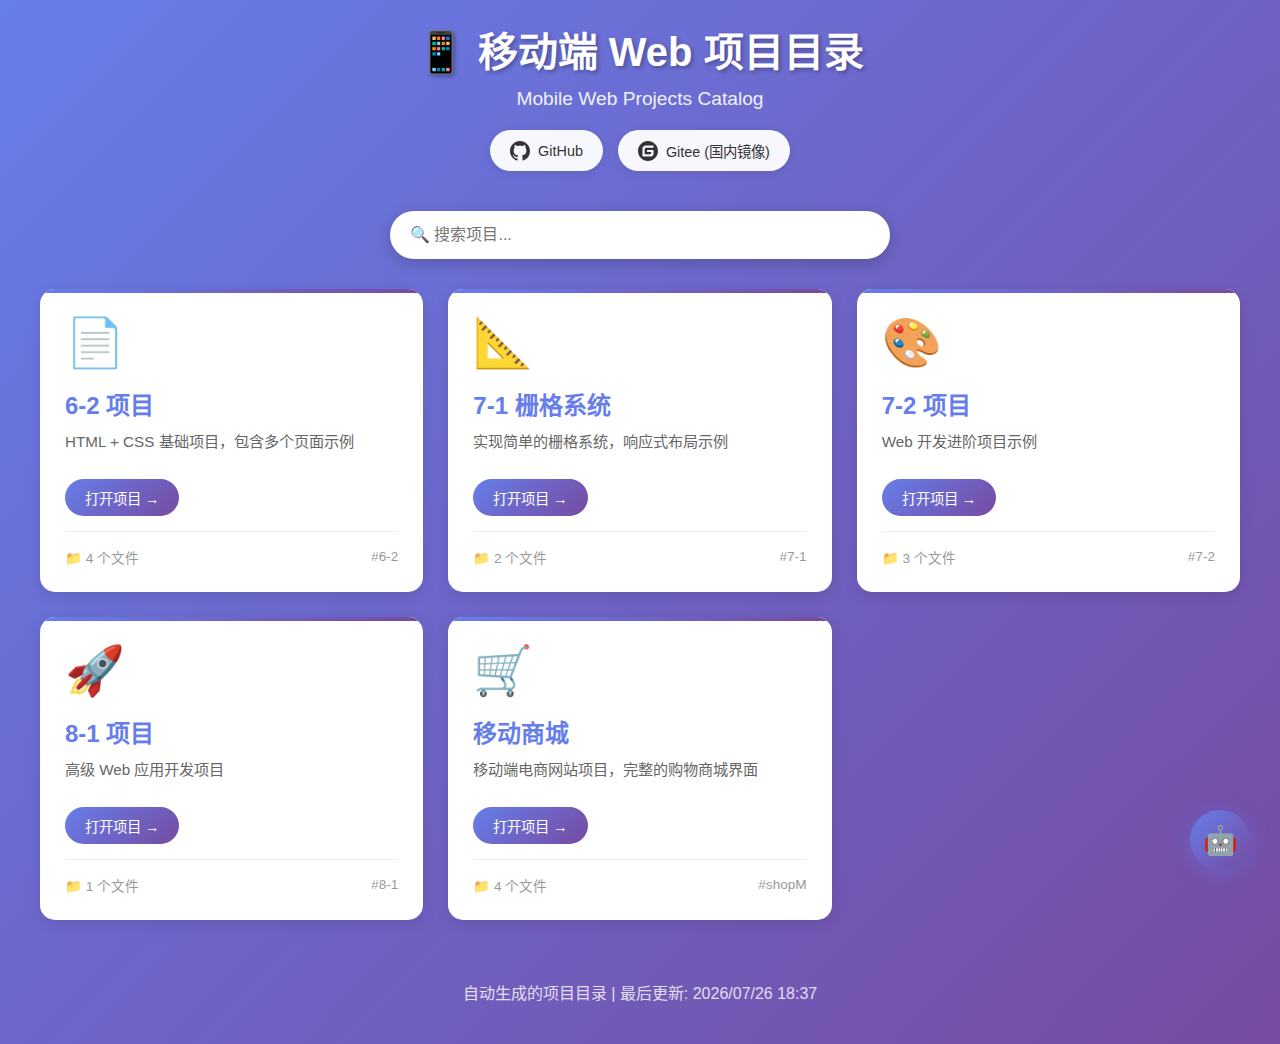
<file: index.html>
<!DOCTYPE html>
<html lang="zh-CN">
<head>
    <meta charset="UTF-8">
    <meta name="viewport" content="width=device-width, initial-scale=1.0">
    <title>移动端Web项目目录</title>
    <link rel="stylesheet" href="catalog.css">
    <link rel="stylesheet" href="lib/simple-highlight.css">
</head>
<body>
    <div class="container">
        <header class="header">
            <h1>📱 移动端 Web 项目目录</h1>
            <p class="subtitle">Mobile Web Projects Catalog</p>
            
            <!-- Repository Links -->
            <div class="repo-links">
                <a href="https://github.com/zengweiying66/Mobile-Web" target="_blank" class="repo-link github">
                    <svg width="20" height="20" viewBox="0 0 16 16" fill="currentColor">
                        <path d="M8 0C3.58 0 0 3.58 0 8c0 3.54 2.29 6.53 5.47 7.59.4.07.55-.17.55-.38 0-.19-.01-.82-.01-1.49-2.01.37-2.53-.49-2.69-.94-.09-.23-.48-.94-.82-1.13-.28-.15-.68-.52-.01-.53.63-.01 1.08.58 1.23.82.72 1.21 1.87.87 2.33.66.07-.52.28-.87.51-1.07-1.78-.2-3.64-.89-3.64-3.95 0-.87.31-1.59.82-2.15-.08-.2-.36-1.02.08-2.12 0 0 .67-.21 2.2.82.64-.18 1.32-.27 2-.27.68 0 1.36.09 2 .27 1.53-1.04 2.2-.82 2.2-.82.44 1.1.16 1.92.08 2.12.51.56.82 1.27.82 2.15 0 3.07-1.87 3.75-3.65 3.95.29.25.54.73.54 1.48 0 1.07-.01 1.93-.01 2.2 0 .21.15.46.55.38A8.013 8.013 0 0016 8c0-4.42-3.58-8-8-8z"></path>
                    </svg>
                    GitHub
                </a>
                <a href="https://gitee.com/zxcvbnm668813/mobile-web" target="_blank" class="repo-link gitee">
                    <svg width="20" height="20" viewBox="0 0 1024 1024" fill="currentColor">
                        <path d="M512 1024C229.222 1024 0 794.778 0 512S229.222 0 512 0s512 229.222 512 512-229.222 512-512 512z m259.149-568.883h-290.74a25.293 25.293 0 0 0-25.292 25.293l-0.026 63.206c0 13.952 11.315 25.293 25.267 25.293h177.024c13.978 0 25.293 11.315 25.293 25.267v12.646a75.853 75.853 0 0 1-75.853 75.853h-240.23a25.293 25.293 0 0 1-25.267-25.293V417.203a75.853 75.853 0 0 1 75.827-75.853h353.946a25.293 25.293 0 0 0 25.267-25.292l0.077-63.207a25.293 25.293 0 0 0-25.268-25.293H417.152a189.62 189.62 0 0 0-189.62 189.645V771.15c0 13.977 11.316 25.293 25.294 25.293h372.94a170.65 170.65 0 0 0 170.65-170.65V480.384a25.293 25.293 0 0 0-25.293-25.267z"></path>
                    </svg>
                    Gitee (国内镜像)
                </a>
            </div>
        </header>

        <div class="search-box">
            <input type="text" id="searchInput" placeholder="🔍 搜索项目..." />
        </div>

        <main id="projectList" class="project-grid">
            <!-- 项目列表将由 JavaScript 自动生成 -->
        </main>

        <footer class="footer">
            <p>自动生成的项目目录 | 最后更新: <span id="lastUpdate"></span></p>
        </footer>
    </div>

    <!-- Code Viewer Modal -->
    <div id="codeModal" class="modal">
        <div class="modal-content">
            <div class="modal-header">
                <h2 id="modalTitle">源代码查看</h2>
                <span class="close">&times;</span>
            </div>
            <div class="modal-body">
                <div class="file-tabs" id="fileTabs"></div>
                <div class="code-container">
                    <pre><code id="codeContent" class="language-markup"></code></pre>
                </div>
            </div>
        </div>
    </div>

    <!-- Repository Links Modal -->
    <div id="repoModal" class="modal">
        <div class="modal-content repo-modal-content">
            <div class="modal-header">
                <h2 id="repoModalTitle">选择代码仓库</h2>
                <span class="close" onclick="closeRepoModal()">&times;</span>
            </div>
            <div class="modal-body repo-modal-body">
                <p class="repo-modal-description">请选择要访问的代码仓库：</p>
                <div class="repo-options">
                    <a id="githubRepoLink" href="#" target="_blank" class="repo-option github-option">
                        <div class="repo-option-icon">
                            <svg width="40" height="40" viewBox="0 0 16 16" fill="currentColor">
                                <path d="M8 0C3.58 0 0 3.58 0 8c0 3.54 2.29 6.53 5.47 7.59.4.07.55-.17.55-.38 0-.19-.01-.82-.01-1.49-2.01.37-2.53-.49-2.69-.94-.09-.23-.48-.94-.82-1.13-.28-.15-.68-.52-.01-.53.63-.01 1.08.58 1.23.82.72 1.21 1.87.87 2.33.66.07-.52.28-.87.51-1.07-1.78-.2-3.64-.89-3.64-3.95 0-.87.31-1.59.82-2.15-.08-.2-.36-1.02.08-2.12 0 0 .67-.21 2.2.82.64-.18 1.32-.27 2-.27.68 0 1.36.09 2 .27 1.53-1.04 2.2-.82 2.2-.82.44 1.1.16 1.92.08 2.12.51.56.82 1.27.82 2.15 0 3.07-1.87 3.75-3.65 3.95.29.25.54.73.54 1.48 0 1.07-.01 1.93-.01 2.2 0 .21.15.46.55.38A8.013 8.013 0 0016 8c0-4.42-3.58-8-8-8z"></path>
                            </svg>
                        </div>
                        <div class="repo-option-content">
                            <h3>GitHub</h3>
                            <p>全球最大的代码托管平台</p>
                        </div>
                        <div class="repo-option-arrow">→</div>
                    </a>
                    <a id="giteeRepoLink" href="#" target="_blank" class="repo-option gitee-option">
                        <div class="repo-option-icon">
                            <svg width="40" height="40" viewBox="0 0 1024 1024" fill="currentColor">
                                <path d="M512 1024C229.222 1024 0 794.778 0 512S229.222 0 512 0s512 229.222 512 512-229.222 512-512 512z m259.149-568.883h-290.74a25.293 25.293 0 0 0-25.292 25.293l-0.026 63.206c0 13.952 11.315 25.293 25.267 25.293h177.024c13.978 0 25.293 11.315 25.293 25.267v12.646a75.853 75.853 0 0 1-75.853 75.853h-240.23a25.293 25.293 0 0 1-25.267-25.293V417.203a75.853 75.853 0 0 1 75.827-75.853h353.946a25.293 25.293 0 0 0 25.267-25.292l0.077-63.207a25.293 25.293 0 0 0-25.268-25.293H417.152a189.62 189.62 0 0 0-189.62 189.645V771.15c0 13.977 11.316 25.293 25.294 25.293h372.94a170.65 170.65 0 0 0 170.65-170.65V480.384a25.293 25.293 0 0 0-25.293-25.267z"></path>
                            </svg>
                        </div>
                        <div class="repo-option-content">
                            <h3>Gitee</h3>
                            <p>国内镜像，访问更快</p>
                        </div>
                        <div class="repo-option-arrow">→</div>
                    </a>
                </div>
            </div>
        </div>
    </div>

    <!-- Preview Pages Modal -->
    <div id="previewModal" class="modal">
        <div class="modal-content repo-modal-content">
            <div class="modal-header">
                <h2 id="previewModalTitle">选择预览页面</h2>
                <span class="close" onclick="closePreviewModal()">&times;</span>
            </div>
            <div class="modal-body repo-modal-body">
                <p class="repo-modal-description">请选择要预览的页面：</p>
                <div class="repo-options" id="previewOptions">
                    <!-- Dynamic content will be inserted here -->
                </div>
            </div>
        </div>
    </div>

    <!-- AI Assistant Widget (Optional) -->
    <div id="aiAssistant" class="ai-widget">
        <button id="aiToggle" class="ai-toggle" title="AI 助手">
            🤖
        </button>
        <div id="aiPanel" class="ai-panel" style="display: none;">
            <div class="ai-header">
                <h3>🤖 AI 助手</h3>
                <span class="ai-close">&times;</span>
            </div>
            <div class="ai-messages" id="aiMessages"></div>
            <div class="ai-input-container">
                <input type="text" id="aiInput" placeholder="询问 AI 助手..." />
                <button id="aiSend">发送</button>
            </div>
        </div>
    </div>

    <script src="lib/simple-highlight.js"></script>
    <script src="catalog.js"></script>
</body>
</html>
</file>
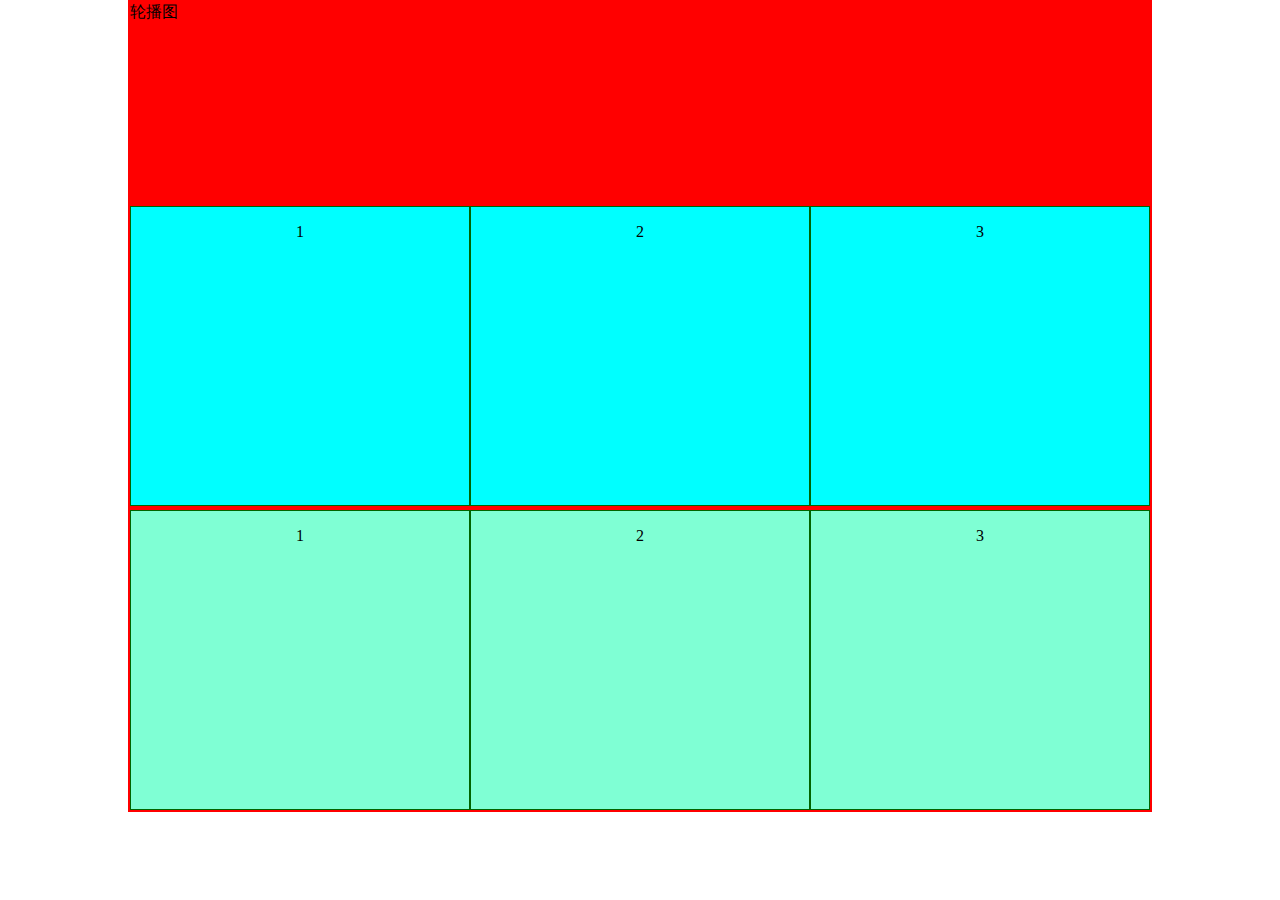
<file: 7-1(1)/index.html>
<!DOCTYPE html>
<html>
	<head>
		<meta charset="utf-8" />
		<meta name="viewport" content="user-scalable=no,width=device-width,initial-scale=1.0, maximum-scale=1.0">
		<title>实现简单的栅格系统</title>
		<link rel="stylesheet" href="css/index.css" />
	</head>
	<body>
		<div class="row clearfix">
			<div class="col1">
				轮播图
			</div>
		</div>

		<div class="row clearfix">
			<div class="col2">
				1
			</div>
			<div class="col2">
				2
			</div>
			<div class="col2">
				3
			</div>
		</div>

		<div class="row clearfix">
			<div class="col3">
				1
			</div>
			<div class="col3">
				2
			</div>
			<div class="col3">
				3
			</div>
		</div>
	</body>
</html>
</file>
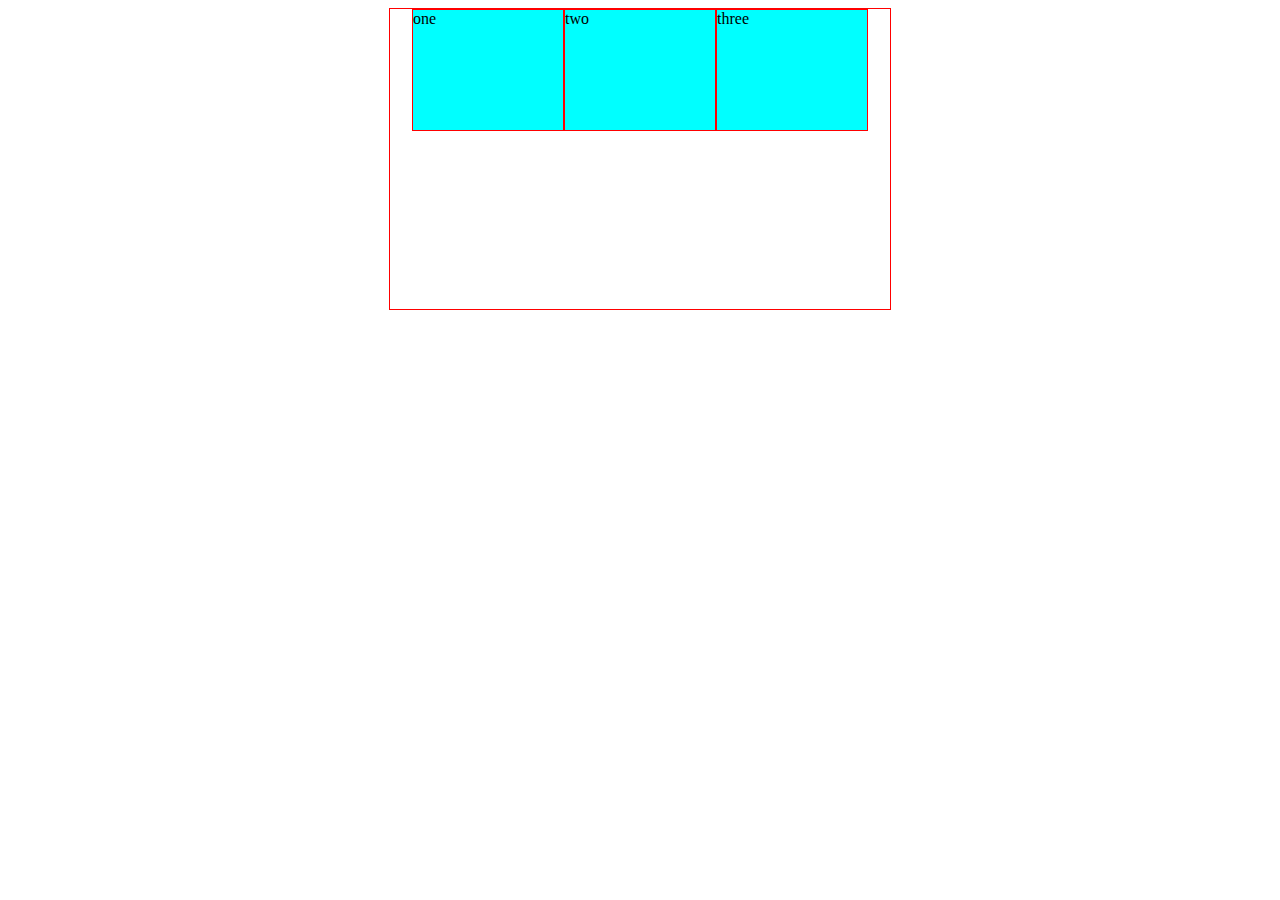
<file: 7-2(1)/index.html>
<!DOCTYPE html>
<html>
	<head>
		<meta charset="utf-8" />
		<meta name="viewport"
			content="user-scalable=no, width=device-width,initial-scale=1.0, maximum-scale=1.0, minimum-scale=1.0">
		<title></title>
		<style>
			.box {
				width: 500px;
				height: 300px;
				border: 1px solid red;
				margin: 0 auto;
				display: flex;
				/* flex-direction: column; */
				/* flex-direction:row-reverse; */
				/* flex-direction: column-reverse; */
				/* flex-wrap: wrap; */
				flex-flow: row wrap;
				/* justify-content: space-between; */
				/* justify-content: space-around; */
				/* justify-content: flex-end; */
				justify-content: center;

			}

			.box div {
				width: 150px;
				height: 120px;
				border: 1px solid red;
				background-color: aqua;
			}
		</style>
	</head>
	<body>
		<div class="box">
			<div class="one">
				one
			</div>
			<div class="two">
				two
			</div>
			<div class="three">
				three
			</div>
		</div>
	</body>
</html>
</file>
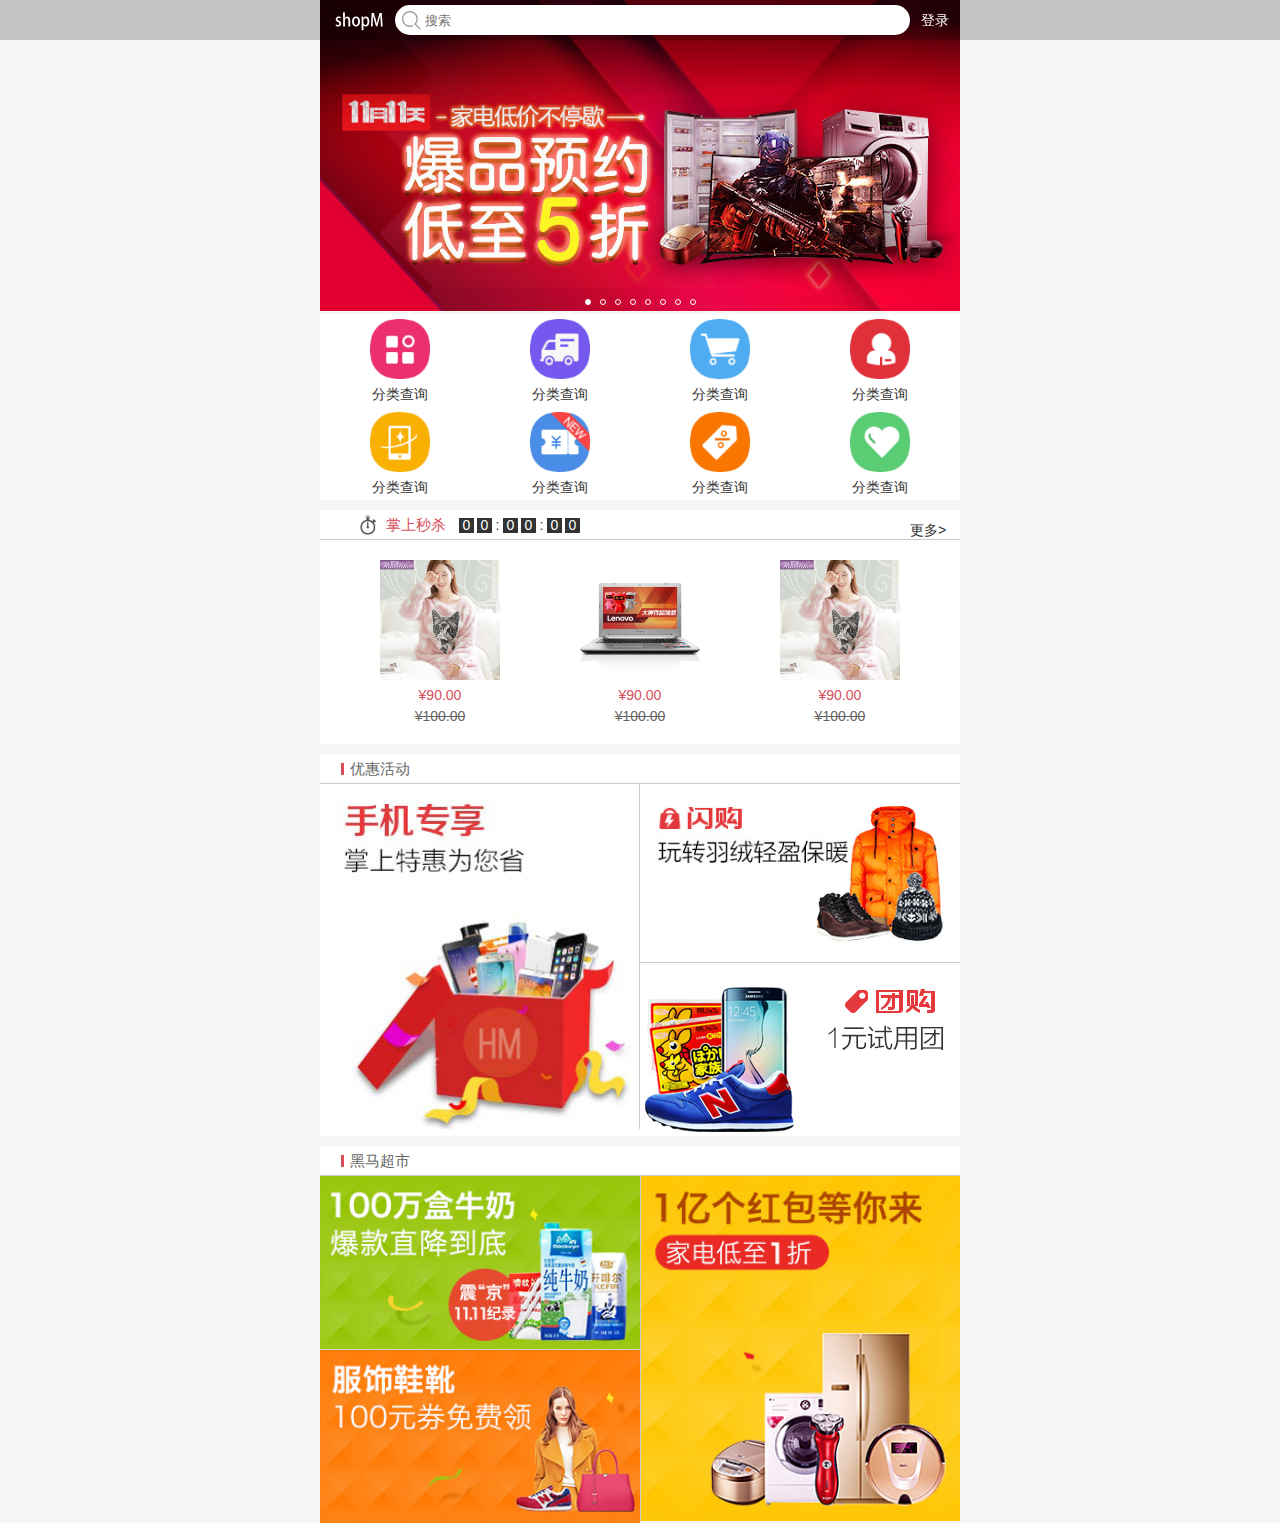
<file: shopM/index.html>
<!DOCTYPE html>
<html>
	<head>
		<meta charset="utf-8">
		<title></title>
		<link rel="stylesheet" href="./css/base.css">
		<link rel="stylesheet" href="./css/index.css">
		<script src="js/index.js" type="text/javascript" charset="utf-8"></script>
	</head>
	<body>
		<!-- 版心容器 -->
		<div class="hm_layout">
			<!-- 1.搜索栏 -->
			<header class="hm_header">
				<div class="hm_header_box">
					<a href="" class="icon_logo"></a>
					<form action="">
						<span class="icon_search"></span>
						<input type="text" placeholder="搜索" />
					</form>
					<a href="" class="login">登录</a>
				</div>
			</header>

			<!-- 2.轮播图 -->
			<div class="hm_banner">
				<ul class="hm_bannerImg">
					<li>
						<a href=""><img src="img/2.jpg" alt="" /></a>
					</li>
					<li>
						<a href=""><img src="img/1.jpg" alt="" /></a>
					</li>
					<li>
						<a href=""><img src="img/3.jpg" alt="" /></a>
					</li>
					<li>
						<a href=""><img src="img/4.jpg" alt="" /></a>
					</li>
					<li>
						<a href=""><img src="img/5.jpg" alt="" /></a>
					</li>
					<li>
						<a href=""><img src="img/6.jpg" alt="" /></a>
					</li>
					<li>
						<a href=""><img src="img/7.jpg" alt="" /></a>
					</li>
					<li>
						<a href=""><img src="img/8.jpg" alt="" /></a>
					</li>
				</ul>
				<ul class="hm_bannerIndicator">
					<li class="active"></li>
					<li></li>
					<li></li>
					<li></li>
					<li></li>
					<li></li>
					<li></li>
					<li></li>
				</ul>
			</div>

			<!-- 3.导航栏 -->
			<nav class="hm_nav">
				<ul class="clearfix">
					<li>
						<a href="">
							<img src="img/nav0.png" alt="" />
							<p>分类查询</p>
						</a>
					</li>
					<li>
						<a href="">
							<img src="img/nav1.png" alt="" />
							<p>分类查询</p>
						</a>
					</li>
					<li>
						<a href="">
							<img src="img/nav2.png" alt="" />
							<p>分类查询</p>
						</a>
					</li>
					<li>
						<a href="">
							<img src="img/nav3.png" alt="" />
							<p>分类查询</p>
						</a>
					</li>
					<li>
						<a href="">
							<img src="img/nav4.png" alt="" />
							<p>分类查询</p>
						</a>
					</li>
					<li>
						<a href="">
							<img src="img/nav5.png" alt="" />
							<p>分类查询</p>
						</a>
					</li>
					<li>
						<a href="">
							<img src="img/nav6.png" alt="" />
							<p>分类查询</p>
						</a>
					</li>
					<li>
						<a href="">
							<img src="img/nav7.png" alt="" />
							<p>分类查询</p>
						</a>
					</li>
				</ul>
			</nav>
			<!-- 4.商品区 -->
			<main class="hm_product">
				<!-- 4.1秒杀 -->
				<section class="product_box hm_sk">
					<div class="clearfix product_box_tit">
						<div class="f_left m_l10">
							<span class="sk_icon "></span>
							<span class="sk_name m_l10">掌上秒杀</span>
							<div class="sk_time m_l10">
								<span>0</span>
								<span>0</span>
								<span>:</span>
								<span>0</span>
								<span>0</span>
								<span>:</span>
								<span>0</span>
								<span>0</span>
							</div>
						</div>
						<div class="f_right">
							<a class="more" href="">更多></a>
						</div>
					</div>
					<div class="product_box_con">
						<ul class="clearfix">
							<li>
								<a href=""><img src="img/detail01.jpg" alt="" /></a>
								<p>&yen;90.00</p>
								<p>&yen;100.00</p>
							</li>
							<li>
								<a href=""><img src="img/detail02.jpg" alt="" /></a>
								<p>&yen;90.00</p>
								<p>&yen;100.00</p>
							</li>
							<li>
								<a href=""><img src="img/detail01.jpg" alt="" /></a>
								<p>&yen;90.00</p>
								<p>&yen;100.00</p>
							</li>
						</ul>
					</div>
				</section>
				<!-- 4.2产品1 -->
				<section class="product_box">
					<div class="product_box_tit">
						<h3>优惠活动</h3>
					</div>
					<div class="product_box_con clearfix">
						<a href="" class="f_left w_50 b_right"><img src="img/cp1.jpg" alt="" /></a>
						<a href="" class="f_right w_50 b_bottom"><img src="img/cp2.jpg" alt="" /></a>
						<a href="" class="f_right w_50"><img src="img/cp3.jpg" alt="" /></a>
					</div>
				</section>
				<!-- 4.3产品2 -->
				<section class="product_box">
					<div class="product_box_tit">
						<h3>黑马超市</h3>
					</div>
					<div class="product_box_con">
						<a href="" class="f_right w_50 b_left"><img src="img/cp4.jpg" alt="" /></a>
						<a href="" class="f_left w_50 b_bottom"><img src="img/cp5.jpg" alt="" /></a>
						<a href="" class="f_left w_50"><img src="img/cp6.jpg" alt="" /></a>
					</div>
				</section>
			</main>
		</div>
	</body>
</html>
</file>
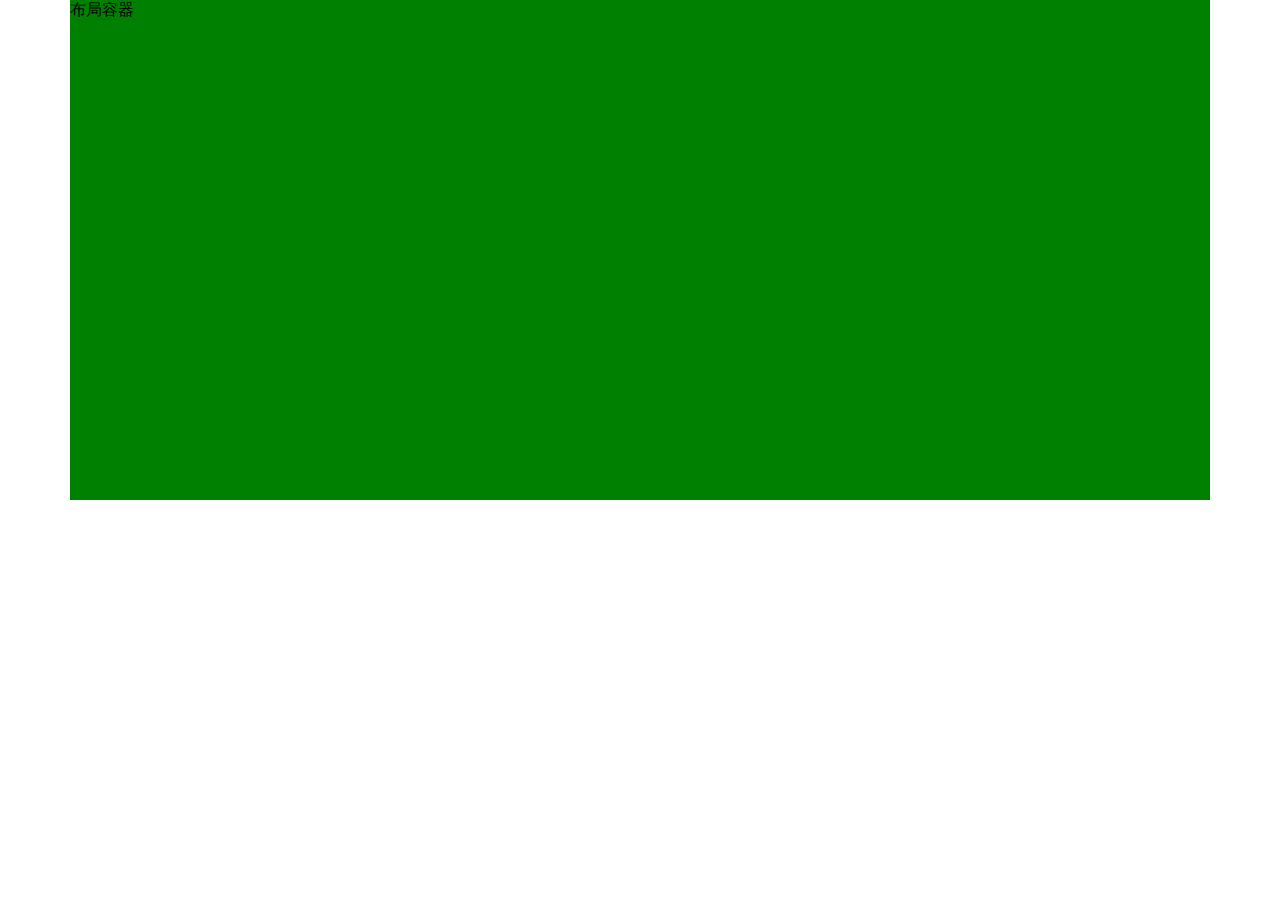
<file: 6-2/2.html>
<!DOCTYPE html>
<html>
	<head>
		<meta charset="utf-8">
		<meta name="viewport"
			content="user-scalable=no, width=device-width,initial-scale=1.0, maximum-scale=1.0, minimum-scale=1.0">
		<title>使用媒体查询实现响应式布局容器</title>
		<link rel="stylesheet" href="./2.css" />
	</head>
	<body>
		<div class="container">
			布局容器
		</div>
	</body>
</html>
</file>
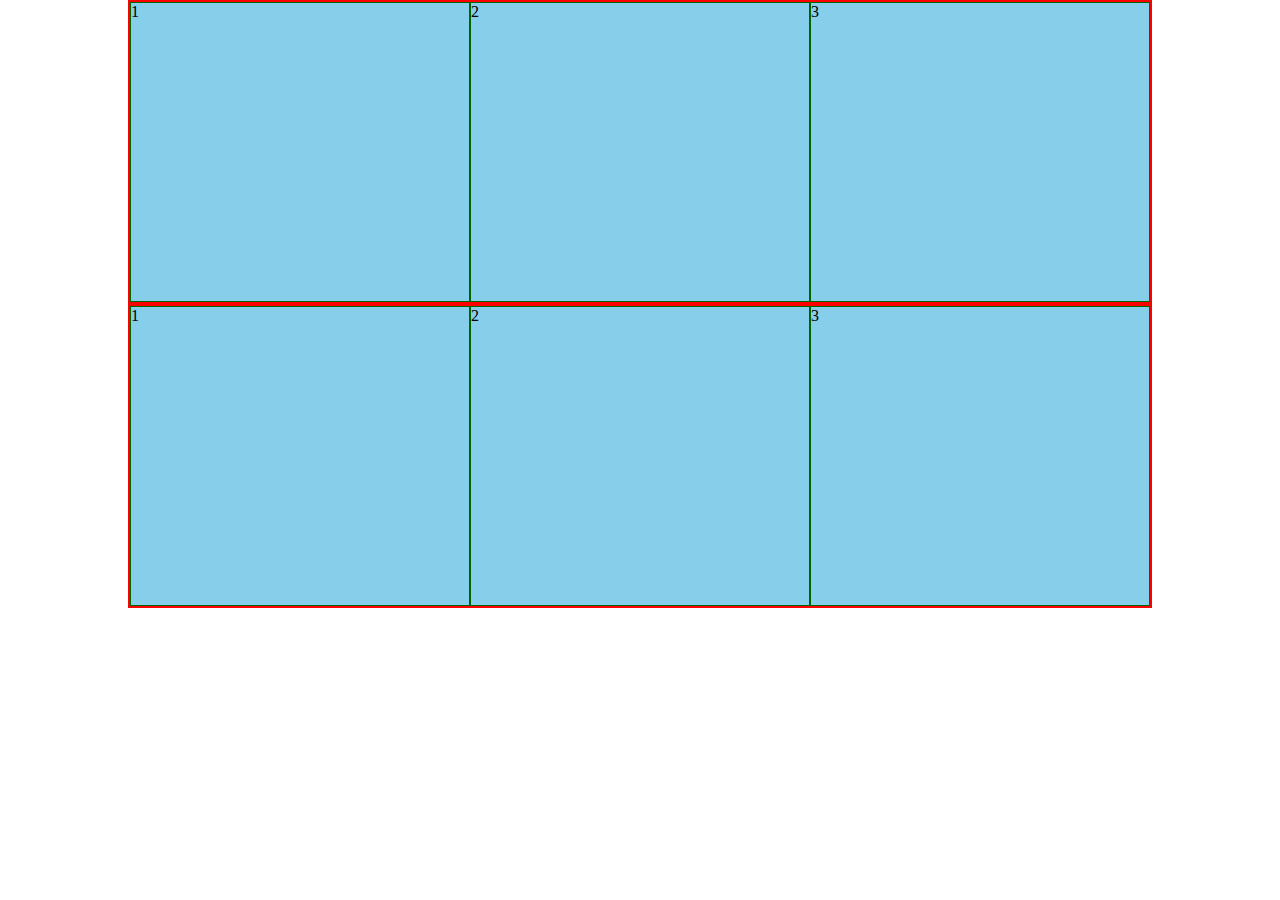
<file: 7-1(1)/zy.html>
<!DOCTYPE html>
<html>
	<head>
		<meta charset="utf-8">
		<link rel="stylesheet" href="./css/zy.css">
		<title></title>
	</head>
	<body>
		<div class="row clearfix">
			<div class="col2">
				1
			</div>
			<div class="col2">
				2
			</div>
			<div class="col2">
				3
			</div>
		</div>

		<div class="row clearfix">
			<div class="col3">
				1
			</div>
			<div class="col3">
				2
			</div>
			<div class="col3">
				3
			</div>
		</div>
	</body>
</html>
</file>
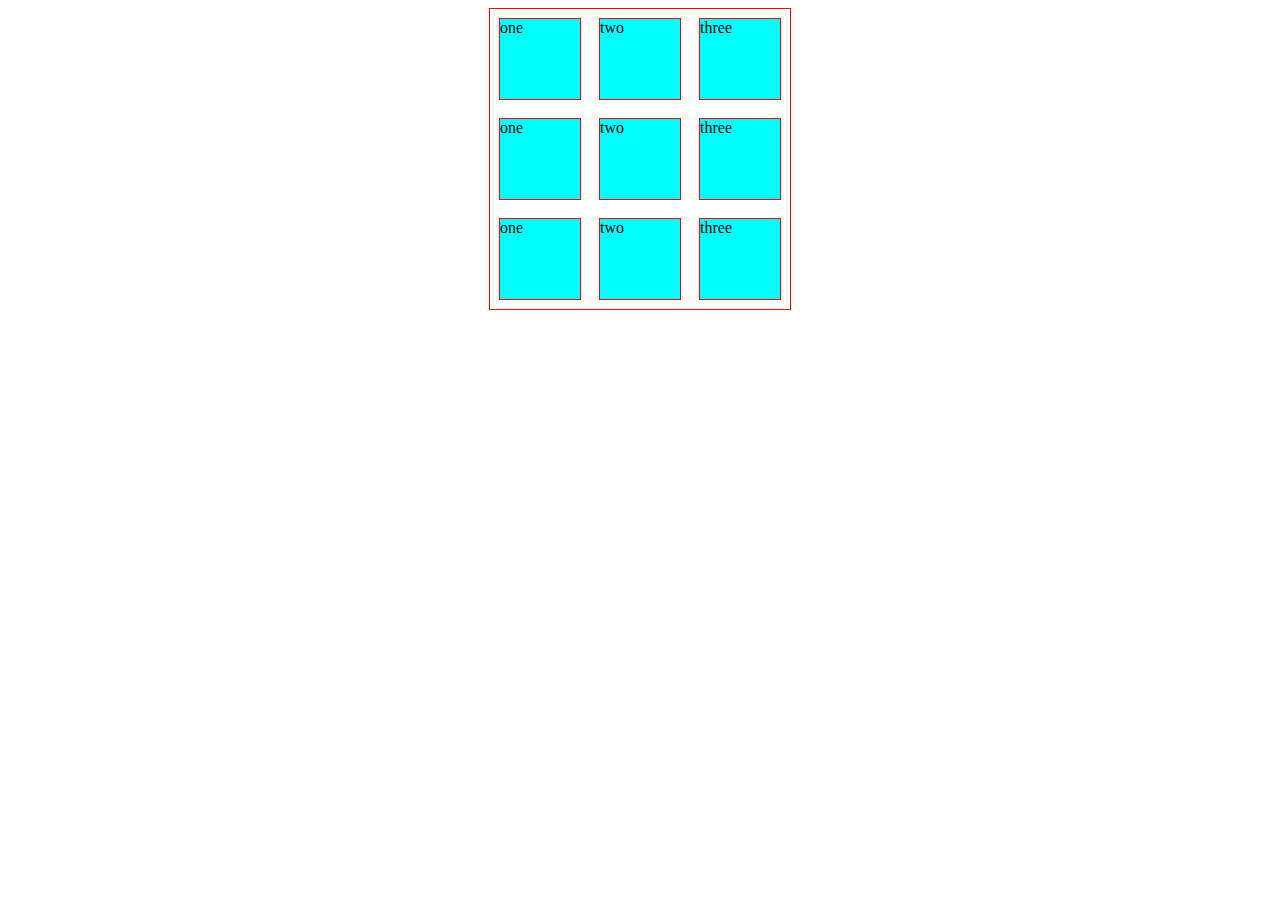
<file: 7-2(1)/2.html>
<!DOCTYPE html>
<html>
	<head>
		<meta charset="utf-8" />
		<meta name="viewport" content="user-scalable=no, width=device-width,initial-scale=1.0, maximum-scale=1.0, minimum-scale=1.0">
		<title></title>
		<style>
			.box{
				width: 300px;
				height: 300px;
				border: 1px solid red;
				margin: 0 auto;
				display: flex;
				/* flex-direction: column; */
				/* flex-direction:row-reverse; */
				/* flex-direction: column-reverse; */
				/* flex-wrap: wrap; */
				flex-flow: row wrap;
				/* justify-content: space-between; */
				justify-content: space-around;
				/* justify-content: flex-end; */
				/* justify-content: center; */
				align-items: center;
			}
			.box div{
				width: 80px;
				height: 80px;
				border: 1px solid red;
				background-color: aqua;
			}
		</style>
	</head>
	<body>
		<div class="box">
			<div class="one">
				one
			</div>
			<div class="two">
				two
			</div>
			<div class="three">
				three
			</div>
			<div class="one">
				one
			</div>
			<div class="two">
				two
			</div>
			<div class="three">
				three
			</div>
			<div class="one">
				one
			</div>
			<div class="two">
				two
			</div>
			<div class="three">
				three
			</div>
		</div>
	</body>
</html>
</file>
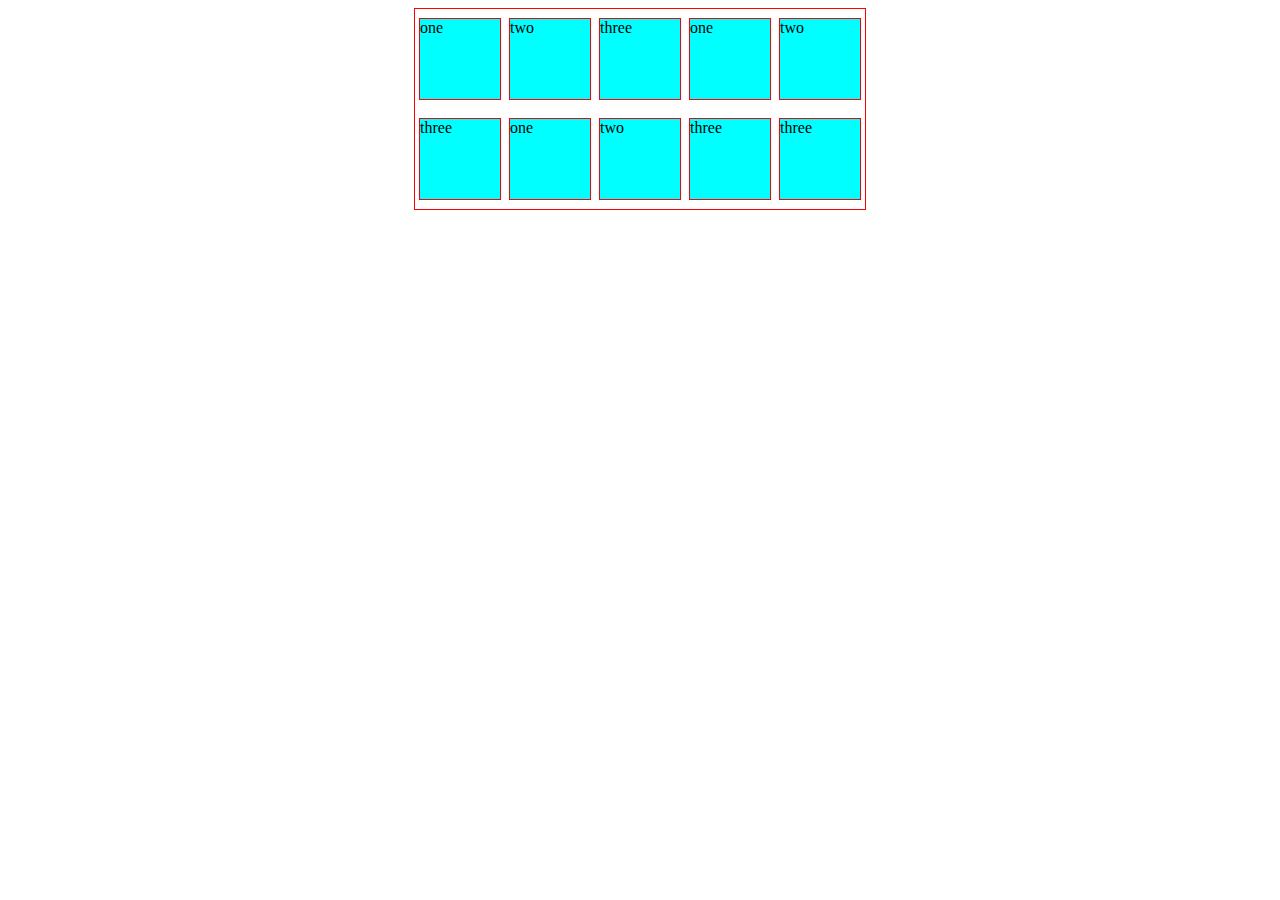
<file: 7-2(1)/3.html>
<!DOCTYPE html>
<html>
	<head>
		<meta charset="utf-8" />
		<meta name="viewport"
			content="user-scalable=no, width=device-width,initial-scale=1.0, maximum-scale=1.0, minimum-scale=1.0">
		<title></title>
		<style>
			.box {
				width: 450px;
				height: 200px;
				border: 1px solid red;
				margin: 0 auto;
				display: flex;
				/* flex-direction: column; */
				/* flex-direction:row-reverse; */
				/* flex-direction: column-reverse; */
				/* flex-wrap: wrap; */
				flex-flow: row wrap;
				/* justify-content: space-between; */
				justify-content: space-around;
				/* justify-content: flex-end; */
				/* justify-content: center; */
				align-items: center;
			}

			.box div {
				width: 80px;
				height: 80px;
				border: 1px solid red;
				background-color: aqua;
			}
		</style>
	</head>
	<body>
		<div class="box">
			<div class="one">
				one
			</div>
			<div class="two">
				two
			</div>
			<div class="three">
				three
			</div>
			<div class="one">
				one
			</div>
			<div class="two">
				two
			</div>
			<div class="three">
				three
			</div>
			<div class="one">
				one
			</div>
			<div class="two">
				two
			</div>
			<div class="three">
				three
			</div>
			<div class="three">
				three
			</div>
		</div>
	</body>
</html>
</file>
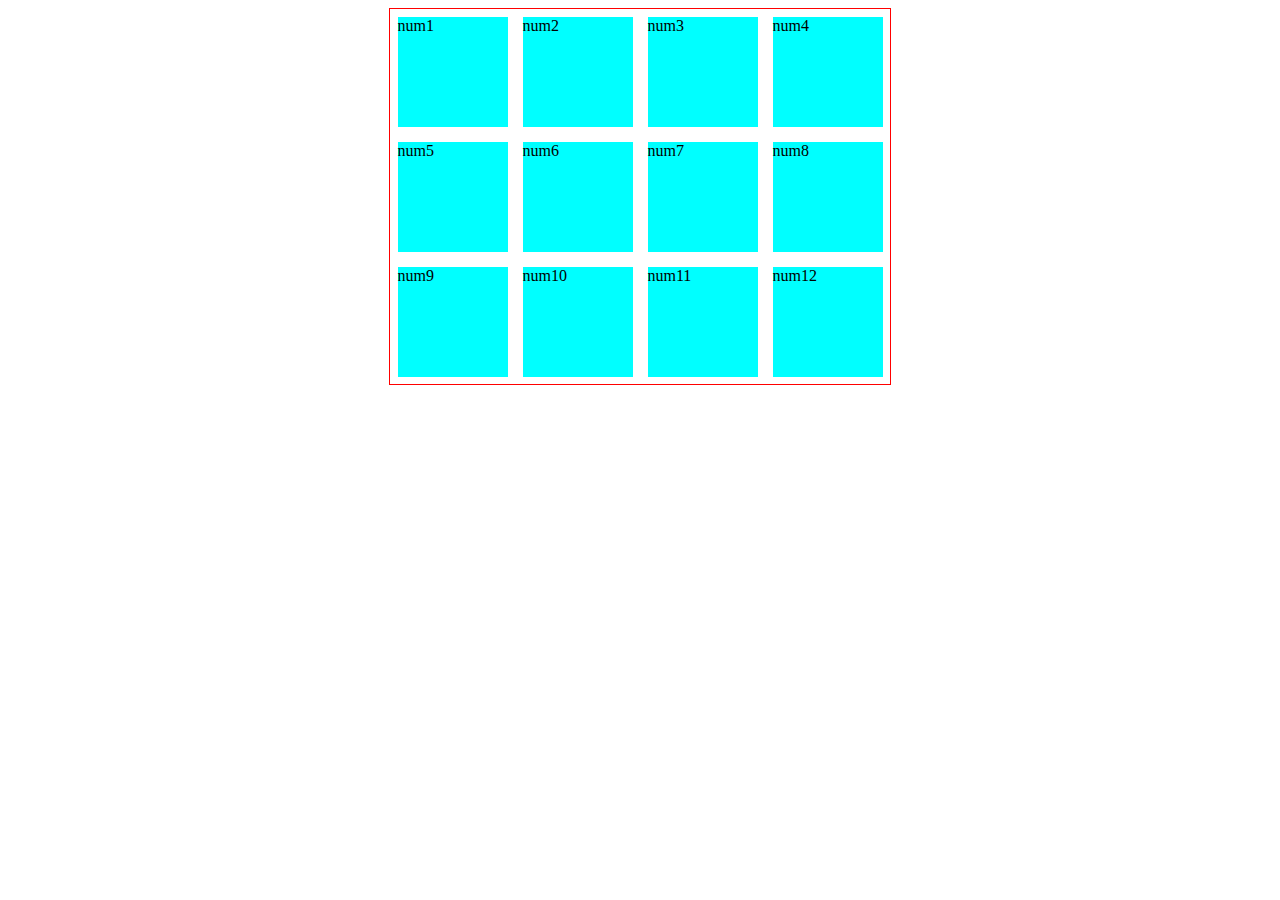
<file: 8-1(1)/zy.html>
<!DOCTYPE html>
<html>
	<head>
		<meta charset="utf-8" />
		<meta name="viewport"
			content="user-scalable=no, width=device-width,initial-scale=1.0, maximum-scale=1.0, minimum-scale=1.0">
		<title></title>
		<style>
			.box {
				width: 500px;
				height: 375px;
				border: 1px solid red;
				margin: 0 auto;
				display: flex;
				flex-wrap: wrap;
				justify-content: space-around;
				align-items: center;
			}

			[class^="num"] {
				width: 110px;
				height: 110px;
				/* line-height: 20%; */
				background-color: aqua;
				border: ipx solid red;
			}
		</style>
	</head>
	<body>
		<div class="box">
			<div class="num1">
				num1
			</div>
			<div class="num2">
				num2
			</div>
			<div class="num3">
				num3
			</div>
			<div class="num4">
				num4
			</div>
			<div class="num5">
				num5
			</div>
			<div class="num6">
				num6
			</div>
			<div class="num7">
				num7
			</div>
			<div class="num8">
				num8
			</div>
			<div class="num9">
				num9
			</div>
			<div class="num10">
				num10
			</div>
			<div class="num11">
				num11
			</div>
			<div class="num12">
				num12
			</div>
		</div>
	</body>
</html>
</file>
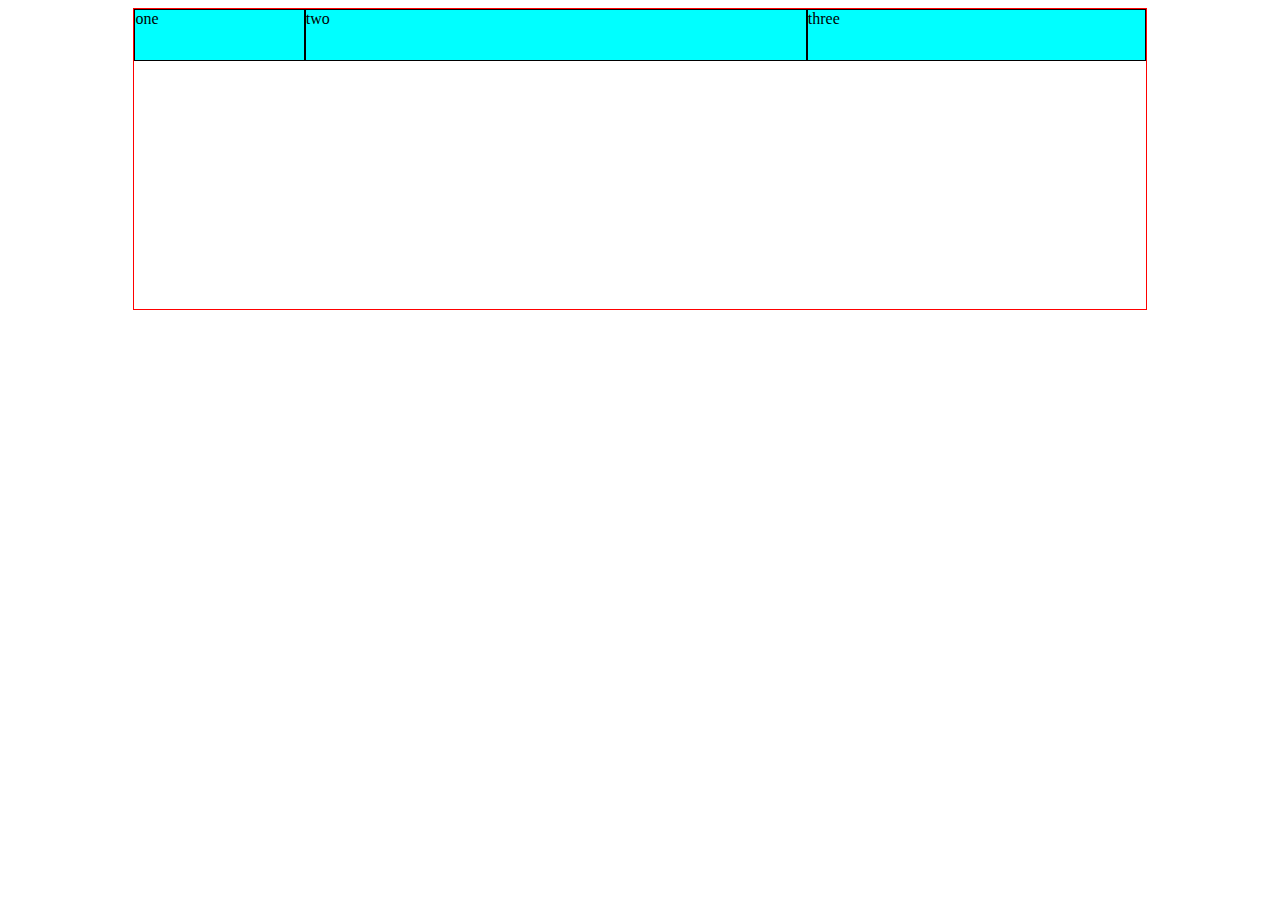
<file: 8-2(1)/1.html>
<!DOCTYPE html>
<html>
	<head>
		<meta charset="utf-8">
		<meta charset="utf-8">
		<meta name="viewport"
			content="user-scalable=no, width=device-width,initial-scale=1.0, maximum-scale=1.0, minimum-scale=1.0">
		<title></title>
		<style>
			.box {
				width: 80%;
				height: 300px;
				border: 1px solid red;
				display: flex;
				margin: 0 auto;
				/* justify-content:space-around; */
				/* align-items: center; */
			}

			.box>div {
				background-color: aqua;
				border: 1px solid black;
				height: 50px;
			}

			.one {
				flex: 1;
			}

			.two {
				width: 500px;
			}

			.three {
				flex: 2;
			}
		</style>

	</head>
	<body>
		<div class="box">
			<div class="one">
				one
			</div>
			<div class="two">
				two
			</div>
			<div class="three">
				three
			</div>
		</div>
	</body>
</html>
</file>
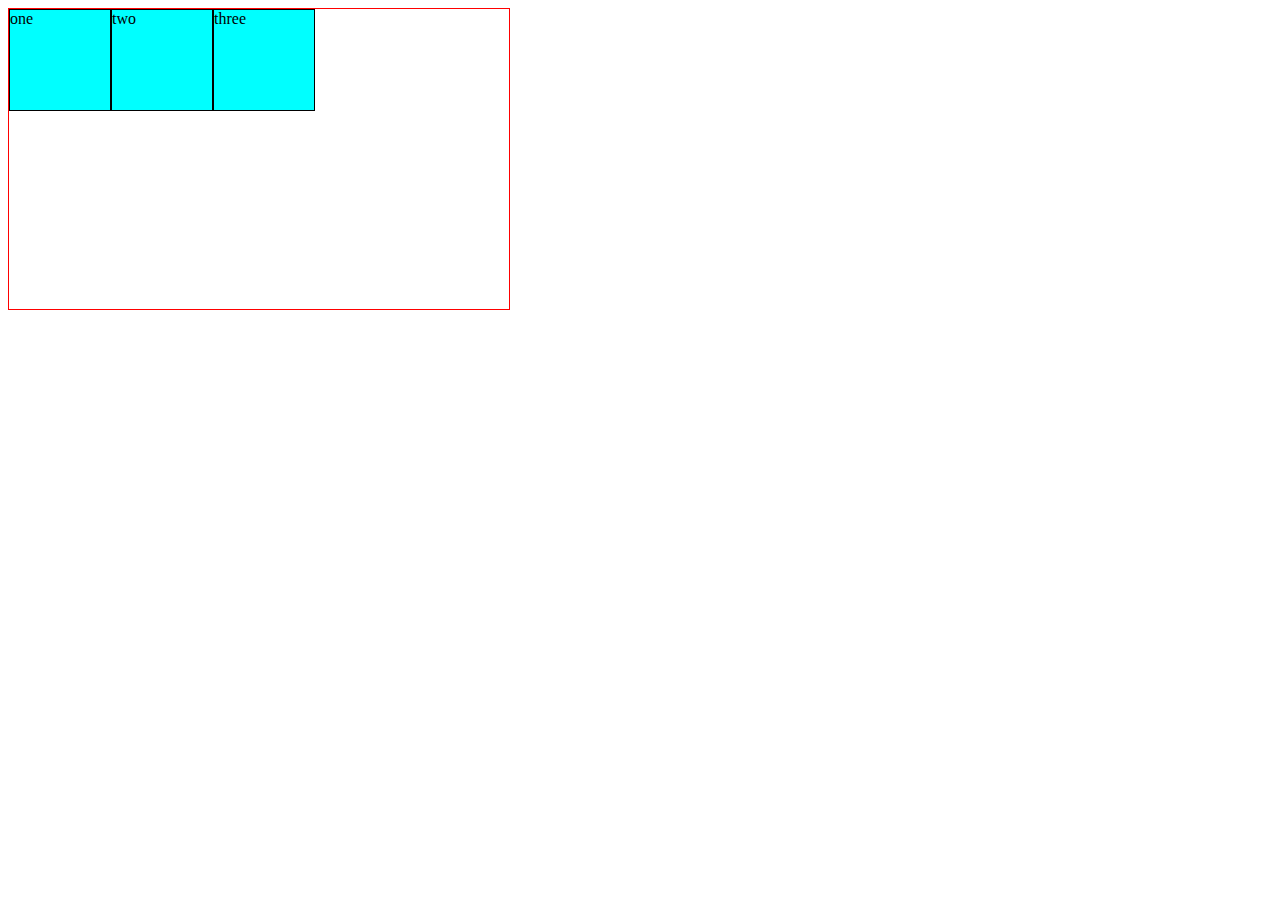
<file: 8-2(1)_backup_20251031_095256/1.html>
<!DOCTYPE html>
<head>
	<meta charset="utf-8">
	<meta charset="utf-8">
	<meta name="viewport"
		content="user-scalable=no, width=device-width,initial-scale=1.0, maximum-scale=1.0, minimum-scale=1.0">
	<title></title>
	<style>
		.box {
			width: 500px;
			height: 300px;
			border: 1px solid red;
			display: flex;
		}

		.box>div {
			width: 100px;
			height: 100px;
			background-color: aqua;
			border: 1px solid black;
		}
	</style>
</head>
<body>
	<div class="box">
		<div class="one">
			one
		</div>
		<div class="two">
			two
		</div>
		<div class="three">
			three
		</div>
	</div>
</body>
</html>
</file>
<file: catalog.css>
* {
    margin: 0;
    padding: 0;
    box-sizing: border-box;
}

body {
    font-family: -apple-system, BlinkMacSystemFont, 'Segoe UI', 'PingFang SC', 'Hiragino Sans GB', 'Microsoft YaHei', sans-serif;
    background: linear-gradient(135deg, #667eea 0%, #764ba2 100%);
    min-height: 100vh;
    padding: 20px;
    color: #333;
}

.container {
    max-width: 1200px;
    margin: 0 auto;
}

.header {
    text-align: center;
    color: white;
    margin-bottom: 40px;
    animation: fadeInDown 0.8s ease-out;
}

.header h1 {
    font-size: 2.5em;
    margin-bottom: 10px;
    text-shadow: 2px 2px 4px rgba(0, 0, 0, 0.3);
}

.subtitle {
    font-size: 1.2em;
    opacity: 0.9;
}

.repo-links {
    display: flex;
    gap: 15px;
    justify-content: center;
    margin-top: 20px;
}

.repo-link {
    display: inline-flex;
    align-items: center;
    gap: 8px;
    padding: 10px 20px;
    background: rgba(255, 255, 255, 0.95);
    color: #333;
    text-decoration: none;
    border-radius: 25px;
    font-size: 0.9em;
    font-weight: 500;
    transition: all 0.3s ease;
    box-shadow: 0 2px 10px rgba(0, 0, 0, 0.1);
}

.repo-link:hover {
    transform: translateY(-3px);
    box-shadow: 0 4px 15px rgba(0, 0, 0, 0.2);
}

.repo-link.github:hover {
    background: #24292e;
    color: white;
}

.repo-link.gitee:hover {
    background: #c71d23;
    color: white;
}

.search-box {
    text-align: center;
    margin-bottom: 30px;
    animation: fadeIn 1s ease-out;
}

#searchInput {
    width: 100%;
    max-width: 500px;
    padding: 15px 20px;
    font-size: 16px;
    border: none;
    border-radius: 50px;
    box-shadow: 0 4px 15px rgba(0, 0, 0, 0.2);
    outline: none;
    transition: all 0.3s ease;
}

#searchInput:focus {
    transform: translateY(-2px);
    box-shadow: 0 6px 20px rgba(0, 0, 0, 0.3);
}

.project-grid {
    display: grid;
    grid-template-columns: repeat(auto-fill, minmax(300px, 1fr));
    gap: 25px;
    margin-bottom: 40px;
    animation: fadeInUp 1s ease-out;
}

.project-card {
    background: white;
    border-radius: 15px;
    padding: 25px;
    box-shadow: 0 4px 15px rgba(0, 0, 0, 0.1);
    transition: all 0.3s ease;
    cursor: pointer;
    position: relative;
    overflow: hidden;
}

.project-card::before {
    content: '';
    position: absolute;
    top: 0;
    left: 0;
    width: 100%;
    height: 4px;
    background: linear-gradient(90deg, #667eea, #764ba2);
}

.project-card:hover {
    transform: translateY(-8px);
    box-shadow: 0 8px 25px rgba(0, 0, 0, 0.2);
}

.project-icon {
    font-size: 3em;
    margin-bottom: 15px;
}

.project-title {
    font-size: 1.5em;
    font-weight: bold;
    margin-bottom: 10px;
    color: #667eea;
}

.project-description {
    color: #666;
    font-size: 0.95em;
    margin-bottom: 15px;
    line-height: 1.5;
}

.project-meta {
    display: flex;
    justify-content: space-between;
    align-items: center;
    font-size: 0.85em;
    color: #999;
    margin-top: 15px;
    padding-top: 15px;
    border-top: 1px solid #eee;
}

.file-count {
    display: flex;
    align-items: center;
    gap: 5px;
}

.project-link {
    display: inline-block;
    margin-top: 10px;
    padding: 8px 20px;
    background: linear-gradient(135deg, #667eea, #764ba2);
    color: white;
    text-decoration: none;
    border-radius: 20px;
    font-size: 0.9em;
    transition: all 0.3s ease;
}

.project-link:hover {
    transform: scale(1.05);
    box-shadow: 0 4px 15px rgba(102, 126, 234, 0.4);
}

.footer {
    text-align: center;
    color: white;
    padding: 20px;
    opacity: 0.8;
    animation: fadeIn 1.5s ease-out;
}

.no-results {
    text-align: center;
    padding: 60px 20px;
    color: white;
    font-size: 1.2em;
}

.no-results-icon {
    font-size: 4em;
    margin-bottom: 20px;
}

@keyframes fadeInDown {
    from {
        opacity: 0;
        transform: translateY(-30px);
    }
    to {
        opacity: 1;
        transform: translateY(0);
    }
}

@keyframes fadeInUp {
    from {
        opacity: 0;
        transform: translateY(30px);
    }
    to {
        opacity: 1;
        transform: translateY(0);
    }
}

@keyframes fadeIn {
    from {
        opacity: 0;
    }
    to {
        opacity: 1;
    }
}

/* Code Viewer Modal */
.modal {
    display: none;
    position: fixed;
    z-index: 1000;
    left: 0;
    top: 0;
    width: 100%;
    height: 100%;
    background: rgba(0, 0, 0, 0.8);
    animation: fadeIn 0.3s ease;
}

.modal.show {
    display: flex;
    align-items: center;
    justify-content: center;
}

.modal-content {
    background: white;
    border-radius: 15px;
    width: 90%;
    max-width: 1000px;
    max-height: 90vh;
    display: flex;
    flex-direction: column;
    animation: slideIn 0.3s ease;
}

@keyframes slideIn {
    from {
        transform: translateY(-50px);
        opacity: 0;
    }
    to {
        transform: translateY(0);
        opacity: 1;
    }
}

.modal-header {
    display: flex;
    justify-content: space-between;
    align-items: center;
    padding: 20px 25px;
    border-bottom: 2px solid #f0f0f0;
}

.modal-header h2 {
    margin: 0;
    color: #667eea;
}

.close {
    font-size: 28px;
    font-weight: bold;
    color: #aaa;
    cursor: pointer;
    transition: color 0.3s ease;
}

.close:hover {
    color: #333;
}

.modal-body {
    padding: 20px 25px;
    overflow-y: auto;
    flex: 1;
}

.file-tabs {
    display: flex;
    gap: 10px;
    margin-bottom: 15px;
    flex-wrap: wrap;
}

.file-tab {
    padding: 8px 16px;
    background: #f5f5f5;
    border: none;
    border-radius: 8px;
    cursor: pointer;
    font-size: 0.9em;
    transition: all 0.3s ease;
}

.file-tab:hover {
    background: #e0e0e0;
}

.file-tab.active {
    background: linear-gradient(135deg, #667eea, #764ba2);
    color: white;
}

.code-container {
    background: #2d2d2d;
    border-radius: 10px;
    overflow: auto;
    max-height: 60vh;
}

.code-container pre {
    margin: 0;
    padding: 20px;
}

.code-container code {
    font-family: 'Consolas', 'Monaco', 'Courier New', monospace;
    font-size: 14px;
    line-height: 1.6;
}

/* AI Assistant Widget */
.ai-widget {
    position: fixed;
    bottom: 30px;
    right: 30px;
    z-index: 999;
}

.ai-toggle {
    width: 60px;
    height: 60px;
    border-radius: 50%;
    background: linear-gradient(135deg, #667eea, #764ba2);
    border: none;
    font-size: 28px;
    cursor: pointer;
    box-shadow: 0 4px 20px rgba(102, 126, 234, 0.4);
    transition: all 0.3s ease;
}

.ai-toggle:hover {
    transform: scale(1.1);
    box-shadow: 0 6px 25px rgba(102, 126, 234, 0.6);
}

.ai-panel {
    position: absolute;
    bottom: 80px;
    right: 0;
    width: 350px;
    max-height: 500px;
    background: white;
    border-radius: 15px;
    box-shadow: 0 8px 30px rgba(0, 0, 0, 0.2);
    display: flex;
    flex-direction: column;
    animation: slideUp 0.3s ease;
}

@keyframes slideUp {
    from {
        transform: translateY(20px);
        opacity: 0;
    }
    to {
        transform: translateY(0);
        opacity: 1;
    }
}

.ai-header {
    display: flex;
    justify-content: space-between;
    align-items: center;
    padding: 15px 20px;
    background: linear-gradient(135deg, #667eea, #764ba2);
    color: white;
    border-radius: 15px 15px 0 0;
}

.ai-header h3 {
    margin: 0;
    font-size: 1.1em;
}

.ai-close {
    cursor: pointer;
    font-size: 24px;
    font-weight: bold;
}

.ai-messages {
    flex: 1;
    padding: 15px;
    overflow-y: auto;
    max-height: 350px;
    min-height: 200px;
}

.ai-message {
    margin-bottom: 15px;
    padding: 10px 15px;
    border-radius: 10px;
    font-size: 0.9em;
    line-height: 1.5;
    animation: fadeIn 0.3s ease;
}

.ai-message.user {
    background: #667eea;
    color: white;
    margin-left: 20px;
    text-align: right;
}

.ai-message.ai {
    background: #f5f5f5;
    color: #333;
    margin-right: 20px;
}

.ai-input-container {
    display: flex;
    padding: 15px;
    border-top: 1px solid #eee;
    gap: 10px;
}

.ai-input-container input {
    flex: 1;
    padding: 10px 15px;
    border: 1px solid #ddd;
    border-radius: 20px;
    font-size: 0.9em;
    outline: none;
}

.ai-input-container input:focus {
    border-color: #667eea;
}

.ai-input-container button {
    padding: 10px 20px;
    background: linear-gradient(135deg, #667eea, #764ba2);
    color: white;
    border: none;
    border-radius: 20px;
    cursor: pointer;
    font-size: 0.9em;
    transition: all 0.3s ease;
}

.ai-input-container button:hover {
    transform: scale(1.05);
}

.view-code-btn {
    display: inline-block;
    margin-top: 10px;
    margin-right: 10px;
    padding: 8px 20px;
    background: white;
    color: #667eea;
    border: 2px solid #667eea;
    text-decoration: none;
    border-radius: 20px;
    font-size: 0.9em;
    transition: all 0.3s ease;
    cursor: pointer;
}

.view-code-btn:hover {
    background: #667eea;
    color: white;
    transform: scale(1.05);
}

.view-repo-btn {
    display: inline-block;
    margin-top: 10px;
    padding: 8px 20px;
    background: white;
    color: #764ba2;
    border: 2px solid #764ba2;
    text-decoration: none;
    border-radius: 20px;
    font-size: 0.9em;
    transition: all 0.3s ease;
    cursor: pointer;
}

.view-repo-btn:hover {
    background: #764ba2;
    color: white;
    transform: scale(1.05);
}

/* Repository Modal Styles */
.repo-modal-content {
    max-width: 600px;
}

.repo-modal-body {
    padding: 30px 25px;
}

.repo-modal-description {
    text-align: center;
    color: #666;
    margin-bottom: 25px;
    font-size: 1.1em;
}

.repo-options {
    display: flex;
    flex-direction: column;
    gap: 20px;
}

.repo-option {
    display: flex;
    align-items: center;
    padding: 20px;
    background: #f8f9fa;
    border: 2px solid #e0e0e0;
    border-radius: 12px;
    text-decoration: none;
    color: #333;
    transition: all 0.3s ease;
    cursor: pointer;
}

.repo-option:hover {
    transform: translateX(5px);
    border-color: #667eea;
    box-shadow: 0 4px 15px rgba(102, 126, 234, 0.2);
}

.repo-option.github-option:hover {
    border-color: #24292e;
    background: #f6f8fa;
}

.repo-option.gitee-option:hover {
    border-color: #c71d23;
    background: #fff5f5;
}

.repo-option-icon {
    flex-shrink: 0;
    width: 60px;
    height: 60px;
    display: flex;
    align-items: center;
    justify-content: center;
    background: white;
    border-radius: 10px;
    margin-right: 20px;
}

.github-option .repo-option-icon {
    color: #24292e;
}

.gitee-option .repo-option-icon {
    color: #c71d23;
}

.repo-option-content {
    flex: 1;
}

.repo-option-content h3 {
    margin: 0 0 5px 0;
    font-size: 1.3em;
    color: #333;
}

.repo-option-content p {
    margin: 0;
    color: #666;
    font-size: 0.9em;
}

.repo-option-arrow {
    font-size: 1.5em;
    color: #999;
    margin-left: 10px;
    transition: all 0.3s ease;
}

.repo-option:hover .repo-option-arrow {
    transform: translateX(5px);
    color: #667eea;
}

.github-option:hover .repo-option-arrow {
    color: #24292e;
}

.gitee-option:hover .repo-option-arrow {
    color: #c71d23;
}

/* Preview Menu Styles */
.preview-menu {
    position: relative;
    display: inline-block;
    margin-top: 10px;
    width: 100%;
}

.preview-btn {
    width: 100%;
    padding: 8px 20px;
    background: linear-gradient(135deg, #667eea, #764ba2);
    color: white;
    border: none;
    text-decoration: none;
    border-radius: 20px;
    font-size: 0.9em;
    transition: all 0.3s ease;
    cursor: pointer;
}

.preview-btn:hover {
    transform: scale(1.05);
    box-shadow: 0 4px 15px rgba(102, 126, 234, 0.4);
}

.preview-dropdown {
    position: absolute;
    top: 100%;
    left: 0;
    right: 0;
    background: white;
    border: 2px solid #667eea;
    border-radius: 10px;
    margin-top: 5px;
    box-shadow: 0 4px 15px rgba(0, 0, 0, 0.2);
    z-index: 10;
    overflow: hidden;
}

.preview-item {
    display: block;
    padding: 10px 15px;
    color: #667eea;
    text-decoration: none;
    transition: all 0.2s ease;
    border-bottom: 1px solid #eee;
}

.preview-item:last-child {
    border-bottom: none;
}

.preview-item:hover {
    background: #667eea;
    color: white;
}

/* 响应式设计 */
@media (max-width: 768px) {
    .header h1 {
        font-size: 2em;
    }
    
    .project-grid {
        grid-template-columns: 1fr;
    }
    
    body {
        padding: 10px;
    }
    
    .repo-links {
        flex-direction: column;
        align-items: center;
    }
    
    .modal-content {
        width: 95%;
        max-height: 95vh;
    }
    
    .repo-modal-content {
        width: 95%;
        max-width: 95vw;
    }
    
    .repo-option {
        padding: 15px;
    }
    
    .repo-option-icon {
        width: 50px;
        height: 50px;
        margin-right: 15px;
    }
    
    .repo-option-icon svg {
        width: 30px;
        height: 30px;
    }
    
    .repo-option-content h3 {
        font-size: 1.1em;
    }
    
    .repo-option-content p {
        font-size: 0.85em;
    }
    
    .ai-panel {
        width: 90vw;
        right: 5vw;
    }
    
    .ai-widget {
        right: 15px;
        bottom: 15px;
    }
}
</file>
<file: lib/simple-highlight.css>
/* Simple syntax highlighting theme */
.code-container {
    background: #2d2d2d;
    border-radius: 10px;
    overflow: auto;
    max-height: 60vh;
}

.code-container pre {
    margin: 0;
    padding: 20px;
    color: #ccc;
    font-family: 'Consolas', 'Monaco', 'Courier New', monospace;
    font-size: 14px;
    line-height: 1.6;
}

.code-container code {
    color: #ccc;
}

/* Token colors */
.token.tag,
.token.tag-name {
    color: #f92672;
}

.token.attr-name {
    color: #a6e22e;
}

.token.attr-value {
    color: #e6db74;
}

.token.comment {
    color: #75715e;
    font-style: italic;
}

.token.selector {
    color: #f92672;
}

.token.property {
    color: #66d9ef;
}

.token.value {
    color: #e6db74;
}

.token.keyword {
    color: #f92672;
    font-weight: bold;
}

.token.string {
    color: #e6db74;
}

.token.number {
    color: #ae81ff;
}

.token.function {
    color: #a6e22e;
}
</file>
<file: 7-1(1)/css/index.css>
@charset "utf-8";
*,
::before,
::after{
	margin: 0;
	padding: 0;
	-webkit-tap-highlight-color:transparent;
	-webkit-box-sizing: border-box;
	box-sizing: border-box;
}
.clearfix::before,
.clearfix::after{
	content: "";
	height: 0;
	line-height: 0;
	display: block;
	visibility: hidden;
	clear: both;
}

header{
	width: 100%;
	background-color: blue;
}
.banner{
	width: 90%;
	margin: 0 auto;
}
.row{
	width: 80%;
	margin: 0 auto;
	border: 2px solid red;
}
[class^="col"]{
	float: left;
	background-color: aqua;
	height: 300px;
}
.col1{
	width: 100%;
	background-color: red;
	height: 200px;
}
.col2{
	width: 33.33%;
	border: 1px solid darkgreen;
	text-align: center;
	
	line-height: 50px;
}
.col3{
	width: 33.33%;
	border: 1px solid darkgreen;
	text-align: center;
	
	line-height: 50px;
	background-color: aquamarine;
}
@media screen and (max-width:575px){
	/* .col2{
		width: 100%;
		float: none;
	}
	.col3{
		width: 100%;
		float: none;
	} */
	[class^="col"]{
		width: 100%;
		float: none;
	}
}
</file>
<file: shopM/css/base.css>
@charset "utf-8";
*,
::before,
::after{
	margin: 0;
	padding: 0;
	-webkit-tap-highlight-color: transparent;
	-webkit-box-sizing: border-box;
	box-sizing: border-box;
}
body{
	font-size: 14px;
	font-family: "MicroSoft YaHei",sans-serif;
	background-color: #f5f5f5;
}
a{
	color: #333;
	text-decoration: none;
}
a:hover{
	text-decoration: none;
}
ul,ol{
	list-style: none;
}
input{
	border: none;
	outline:none;
	-webkit-appearance:none;
}
.f_left{
	float:left;
}
.f_right{
	float:right;
}
.clearfix::before,
.clearfix:after{
	content: "";
	height: 0;
	line-height: 0;
	display: block;
	visibility:hidden ;
	clear: both;
}
[class^="icon_"]{
	background: url("../img/sprites.png") no-repeat;
	background-size: 200px 200px;
}
.m_l10{
	margin-left: 10px;
}
.m_r10{
	margin-right: 10px;
}
.m_b10{
	margin-bottom: 10px;
}
.m_t10{
	margin-top: 10px;
}
</file>
<file: shopM/css/index.css>
.hm_layout {
	width: 100%;
	max-width: 640px;
	min-width: 320px;

	margin: 0 auto;
	position: relative;
}

/* 1.搜索栏 */
.hm_header {
	position: fixed;
	left: 0;
	top: 0;
	z-index: 1000;
	height: 40px;
	width: 100%;
	background: rgba(0, 0, 0, 0.2);
}

.hm_header_box {
	width: 100%;
	max-width: 640px;
	min-width: 300px;

	margin: 0 auto;
	height: 40px;
	position: relative;
}

.hm_header_box .icon_logo {
	width: 60px;
	height: 36px;

	position: absolute;
	top: 4px;
	left: 10px;
	background-position: 0 -103px;
}

.hm_header_box form {
	width: 100%;
	padding-left: 75px;
	padding-right: 50px;
	position: relative;
}

.hm_header_box form input {
	width: 100%;
}

.hm_header_box .login {
	position: absolute;
	height: 40px;
	line-height: 40px;
	width: 50px;
	top: 0;
	right: 0;
	text-align: center;
	color: #fff;

}

.hm_header_box form input {
	width: 100%;
	height: 30px;
	border-radius: 15px;
	margin-top: 5px;
	padding-left: 30px;
}

.hm_header_box form .icon_search {
	height: 20px;
	width: 20px;
	position: absolute;
	top: 10px;
	left: 82px;
	background-position: -60px -109px;
}

/* 2.轮播图 */
.hm_banner {
	width: 100%;
	overflow: hidden;
	position: relative;
}

.hm_bannerImg {
	width: 1000%;
	position: relative;
	left: -100%;
}

.hm_bannerImg>li {
	width: 10%;
	float: left;
}

.hm_bannerImg>li img {
	width: 100%;
}

.hm_bannerIndicator {
	width: 128px;
	height: 10px;

	position: absolute;
	left: 50%;
	bottom: 5px;
	transform: translateX(-50%);
}

.hm_bannerIndicator>li {
	float: left;
	width: 6px;
	height: 6px;
	border: 1px solid white;
	border-radius: 3px;
	margin-left: 9px;
}

.hm_bannerIndicator>li.active {
	background-color: #fff;
}

/* 3.导航栏 */
.hm_nav {
	width: 100%;
	background-color: white;
}

.hm_nav li {
	width: 25%;
	float: left;

	text-align: center;
	margin-top: 5px;
}

.hm_nav img {
	width: 60px;
}

.hm_nav li p {
	line-height: 25px;
}

/* 4.商品区 */
.hm_product {
	width: 100%;
}

.product_box {
	width: 100%;
	margin-top: 10px;
	background-color: #fff;
	box-shadow: 0 0 1px #e0e0e0;
}

.hm_sk {}

.hm_sk .product_box_tit {
	border-bottom: none;
	padding-left: 0;
}

.hm_sk .sk_icon {
	background: url("../img/seckill-icon.png") no-repeat;
	background-size: 16px 20px;
	width: 16px;
	height: 20px;
	margin-top: 5px;
	float: left;

}

.hm_sk .sk_name {
	float: left;
	color: #d8505c;
	font-size: 15px;

}

.hm_sk .sk_time {
	float: left;
	margin-top: 8px;
}

.hm_sk .sk_time span {
	float: left;
	width: 15px;
	height: 15px;
	line-height: 15px;
	color: #fff;
	background-color: #333;
	margin-left: 3px;
	text-align: center;
}

.hm_sk .sk_time span:nth-child(3n) {
	color: #333;
	background-color: #fff;
	width: 5px;
}

.more {
	display: block;
	width: 50px;
	height: 25px;

	margin-top: 5px;
}

.hm_sk .product_box_con {
	padding: 20px;
}

.hm_sk .product_box_con>ul {
	width: 100%;
}

.hm_sk .product_box_con>ul>li {
	width: 33.33%;
	float: left;
	text-align: center;
}

.hm_sk .product_box_con>ul>li img {
	width: 60%;
	margin-bottom: 4px;
}

.hm_sk .product_box_con>ul>li p:first-of-type {
	color: #d8505c;
}

.hm_sk .product_box_con>ul>li p:last-of-type {
	color: #666;
	text-decoration: line-through;
	padding-top: 5px;
}

.product_box>.product_box_tit {
	border-bottom: 1px solid #ccc;
	height: 30px;
	line-height: 30px;
	padding-left: 30px;
}
.product_box>.product_box_tit>h3{
	font-weight: normal;
	color: #666666;
	font-size: 15px;
	position: relative;
	
}
.product_box>.product_box_tit>h3::before{
	content: "";
	width: 3px;
	height: 12px;
	background-color: #d8505c;
	position: absolute;
	left: -9px;
	top:9px;
}
.w_50 {
	display: block;
	width: 50%;
}

.w_50 img {
	width: 100%;
	display: block;
}

.b_right {
	border-right: 1px solid #ccc;
}

.b_left {
	border-left: 1px solid #ccc;
}

.b_bottom {
	border-bottom: 1px solid #ccc;
}
</file>
<file: 6-2/2.css>
@charset "utf-8";

body {
	padding: 0;
	margin: 0;
}

.container {
	background-color: red;
	height: 500px;
	margin: 0 auto;
}

@media screen and (max-width:575px) {
	.container {
		background-color: blue;
		margin: 0 auto;
		width: 100%;
	}
}

@media screen and (min-width:576px) {
	.container {
		background-color: green;
		margin: 0 auto;
		width: 540px;
	}
}

@media screen and (min-width:768px) {
	.container {
		background-color: green;
		margin: 0 auto;
		width: 720px;
	}
}

@media screen and (min-width:992px) {
	.container {
		background-color: green;
		margin: 0 auto;
		width: 960px;
	}
}

@media screen and (min-width:1200px) {
	.container {
		background-color: green;
		margin: 0 auto;
		width: 1140px;
	}
}

@media screen and (min-width:1400px) {
	.container {
		background-color: green;
		margin: 0 auto;
		width: 1320px;
	}
}
</file>
<file: 7-1(1)/css/zy.css>
@charset "utf-8";
*,
::before,
::after{
	margin: 0;
	padding: 0;
	-webkit-tap-highlight-color:transparent;
	-webkit-box-sizing: border-box;
	box-sizing: border-box;
}
.clearfix::before,
.clearfix::after{
	content: "";
	height: 0;
	line-height: 0;
	display: block;
	visibility: hidden;
	clear: both;
}

.row{
	width: 80%;
	margin: 0 auto;
	border: 2px solid red;
}
[class^="col"]{
	float: left;
	background-color: skyblue;
	height: 300px;
	text-align: left;  /* 改为 left，原来是 center */
	line-height: normal;  /* 改为 normal，原来是 50px */
	padding: 0;  /* 可选：添加内边距如 padding: 10px; 让文字不贴边 */
}
.col2{
	width: 33.33%;
	border: 1px solid darkgreen;
}
.col3{
	width: 33.33%;
	border: 1px solid darkgreen;
	background-color: skyblue;
}
@media screen and (max-width:575px){
	[class^="col"]{
		width: 100%;
		float: none;
	}
	.row{
		width: 100%;
	}
}
</file>
